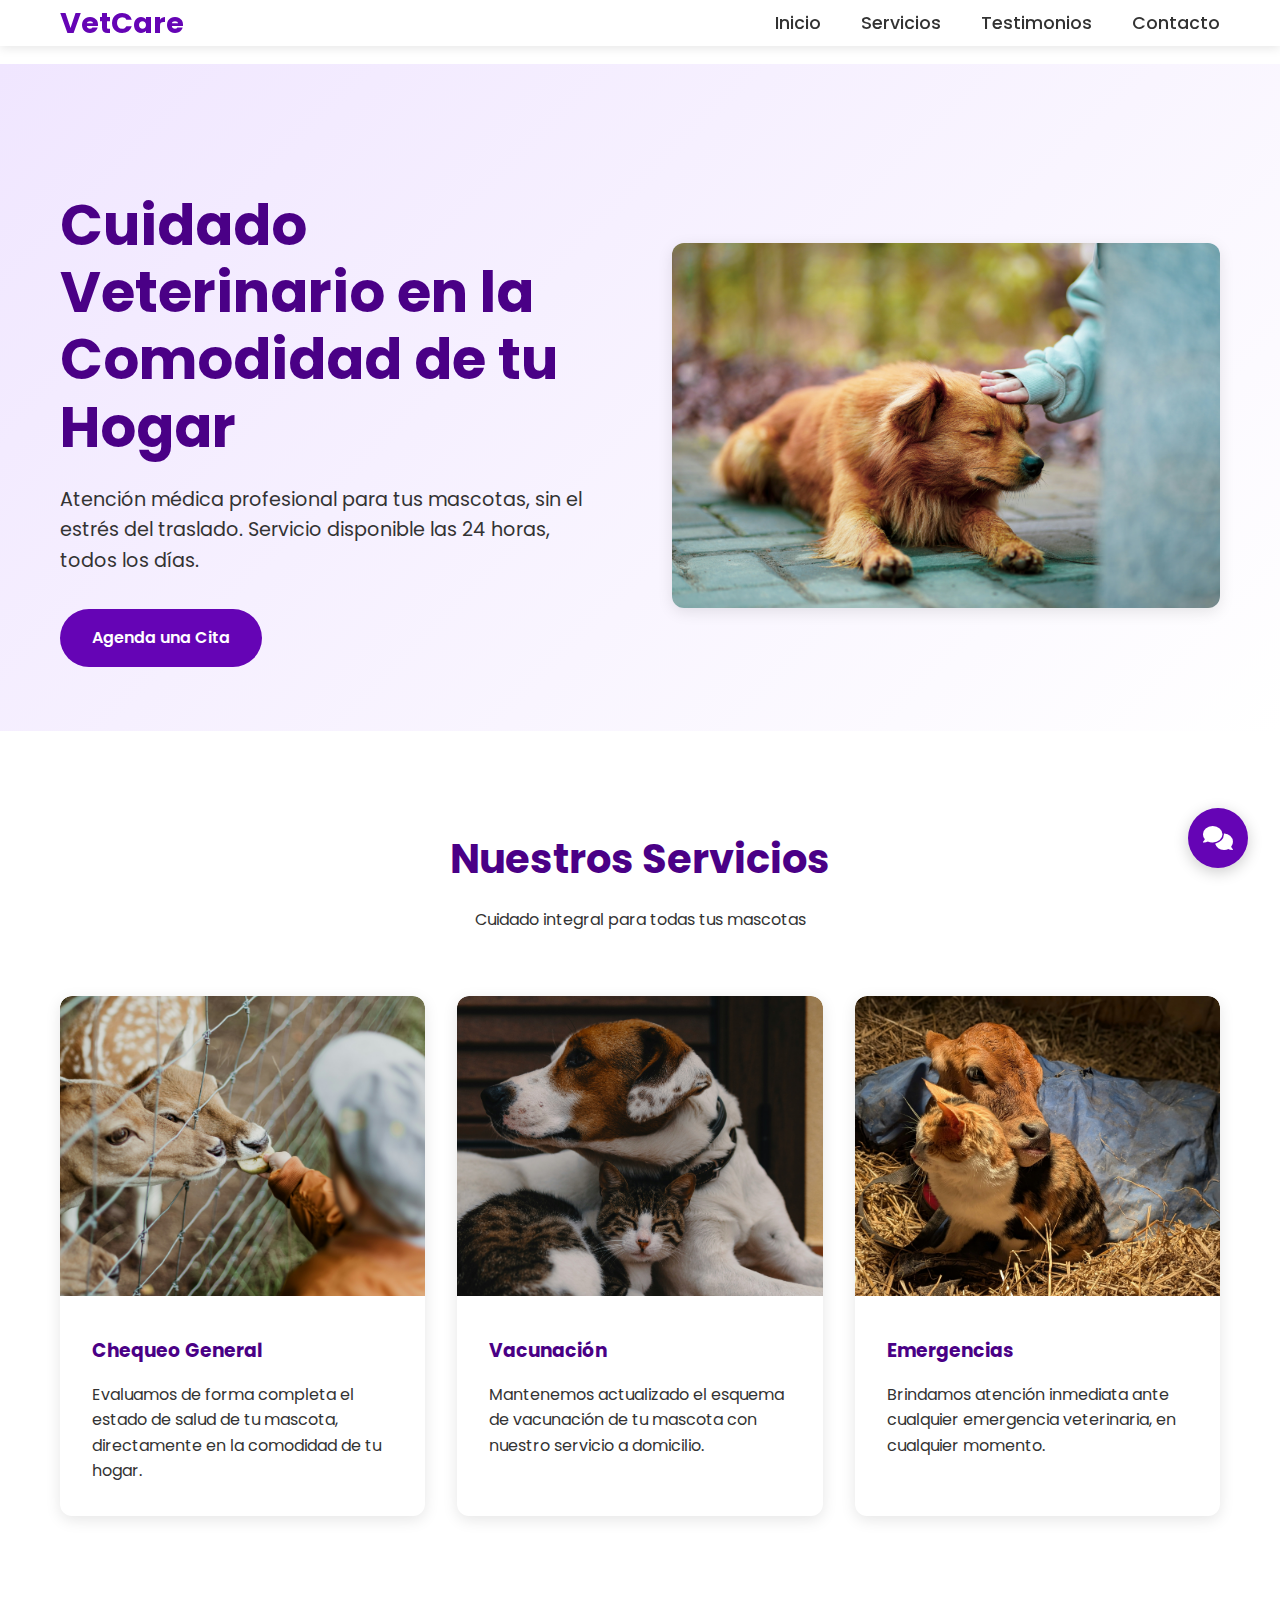
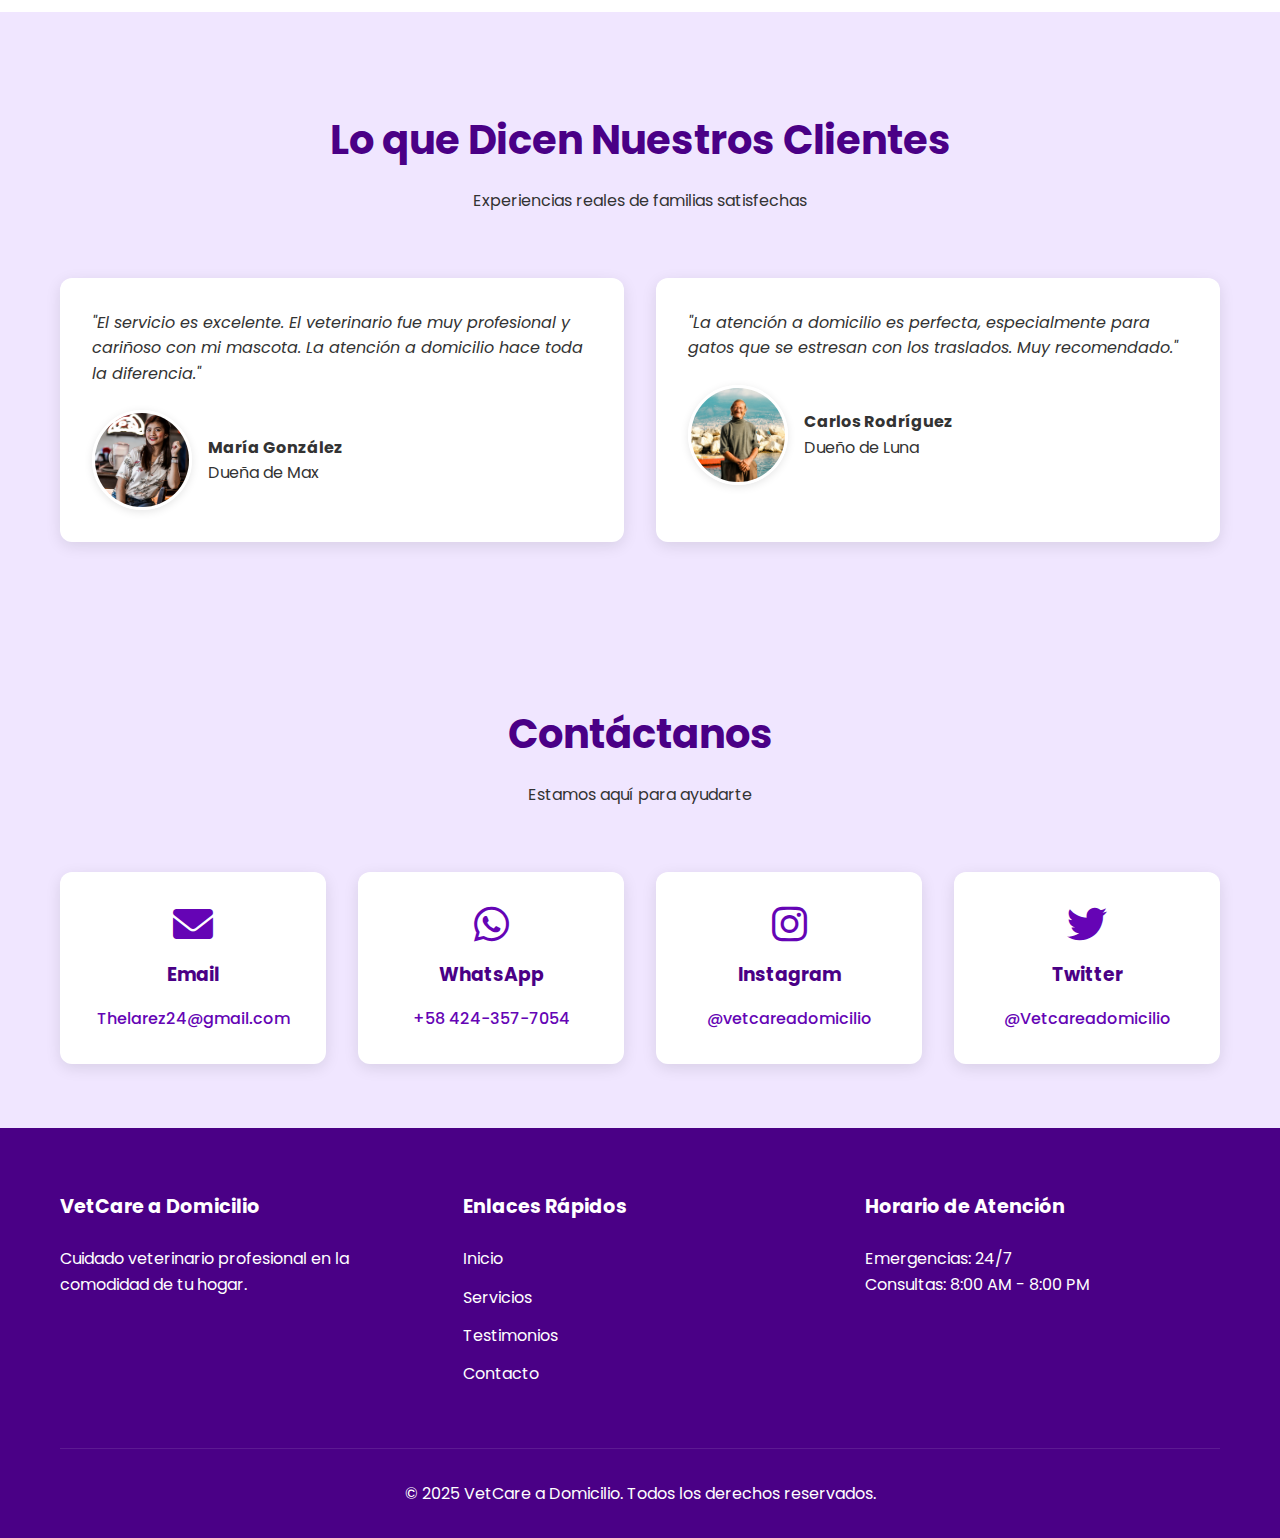
<file: VetCare/index.html>
<!DOCTYPE html>
<html lang="es">
<head>
    <meta charset="UTF-8">
    <meta name="viewport" content="width=device-width, initial-scale=1.0">
    <title>VetCare a Domicilio - Cuidado Veterinario Profesional</title>
    <link href="https://fonts.googleapis.com/css2?family=Poppins:wght@300;400;500;600;700&display=swap" rel="stylesheet">
    <link rel="stylesheet" href="https://cdnjs.cloudflare.com/ajax/libs/font-awesome/6.0.0/css/all.min.css">
    <link rel="stylesheet" href="css/styles.css">
</head>
<body>
    <header>
        <nav class="container">
            <a href="#" class="logo">VetCare</a>
            <ul class="nav-links">
                <li><a href="#inicio">Inicio</a></li>
                <li><a href="#servicios">Servicios</a></li>
                <li><a href="#testimonios">Testimonios</a></li>
                <li><a href="#contacto">Contacto</a></li>
            </ul>
        </nav>
    </header>

    <section class="hero" id="inicio">
        <div class="container">
            <div class="hero-content">
                <div class="hero-text">
                    <h1>Cuidado Veterinario en la Comodidad de tu Hogar</h1>
                    <p>Atención médica profesional para tus mascotas, sin el estrés del traslado. Servicio disponible las 24 horas, todos los días.</p>
                    <a href="#contacto" class="btn btn-primary">Agenda una Cita</a>
                </div>
                <div class="hero-image">
                    <img src="images/hero-image.jpg" alt="Veterinario acariciando un perro con cariño y profesionalismo" style="max-width: 100%; border-radius: 12px;">
                </div>
            </div>
        </div>
    </section>

    <section class="services" id="servicios">
        <div class="container">
            <div class="section-title">
                <h2>Nuestros Servicios</h2>
                <p>Cuidado integral para todas tus mascotas</p>
            </div>
            <div class="services-grid">
                <div class="service-card">
                    <img src="images/checkup.jpg" alt="Veterinario realizando chequeo general a una mascota" class="service-image">
                    <div class="service-content">
                        <h3>Chequeo General</h3>
                        <p>Evaluamos de forma completa el estado de salud de tu mascota, directamente en la comodidad de tu hogar.</p>
                    </div>
                </div>
                <div class="service-card">
                    <img src="images/vaccine.jpg" alt="Veterinario aplicando vacuna a una mascota" class="service-image">
                    <div class="service-content">
                        <h3>Vacunación</h3>
                        <p>Mantenemos actualizado el esquema de vacunación de tu mascota con nuestro servicio a domicilio.</p>
                    </div>
                </div>
                <div class="service-card">
                    <img src="images/emergency.jpg" alt="Veterinario atendiendo una emergencia" class="service-image">
                    <div class="service-content">
                        <h3>Emergencias</h3>
                        <p>Brindamos atención inmediata ante cualquier emergencia veterinaria, en cualquier momento.</p>
                    </div>
                </div>
            </div>
        </div>
    </section>

    <section class="testimonials" id="testimonios">
        <div class="container">
            <div class="section-title">
                <h2>Lo que Dicen Nuestros Clientes</h2>
                <p>Experiencias reales de familias satisfechas</p>
            </div>
            <div class="testimonial-grid">
                <div class="testimonial-card">
                    <div class="testimonial-content">
                        "El servicio es excelente. El veterinario fue muy profesional y cariñoso con mi mascota. La atención a domicilio hace toda la diferencia."
                    </div>
                    <div class="testimonial-author">
                        <img src="images/client1.jpg" alt="Cliente satisfecho con el servicio veterinario" class="author-image">
                        <div>
                            <h4>María González</h4>
                            <p>Dueña de Max</p>
                        </div>
                    </div>
                </div>
                <div class="testimonial-card">
                    <div class="testimonial-content">
                        "La atención a domicilio es perfecta, especialmente para gatos que se estresan con los traslados. Muy recomendado."
                    </div>
                    <div class="testimonial-author">
                        <img src="images/client2.jpg" alt="Cliente recomendando el servicio veterinario" class="author-image">
                        <div>
                            <h4>Carlos Rodríguez</h4>
                            <p>Dueño de Luna</p>
                        </div>
                    </div>
                </div>
            </div>
        </div>
    </section>

    <section class="contact-section" id="contacto">
        <div class="container">
            <div class="section-title">
                <h2>Contáctanos</h2>
                <p>Estamos aquí para ayudarte</p>
            </div>
            <div class="contact-grid">
                <div class="contact-card">
                    <i class="fas fa-envelope contact-icon"></i>
                    <h3>Email</h3>
                    <a href="mailto:Thelarez24@gmail.com">Thelarez24@gmail.com</a>
                </div>
                <div class="contact-card">
                    <i class="fab fa-whatsapp contact-icon"></i>
                    <h3>WhatsApp</h3>
                    <a href="https://wa.me/584243577054" target="_blank">+58 424-357-7054</a>
                </div>
                <div class="contact-card">
                    <i class="fab fa-instagram contact-icon"></i>
                    <h3>Instagram</h3>
                    <a href="https://instagram.com/vetcareadomicilio" target="_blank">@vetcareadomicilio</a>
                </div>
                <div class="contact-card">
                    <i class="fab fa-twitter contact-icon"></i>
                    <h3>Twitter</h3>
                    <a href="https://twitter.com/Vetcareadomicilio" target="_blank">@Vetcareadomicilio</a>
                </div>
            </div>
        </div>
    </section>

    <footer>
        <div class="container">
            <div class="footer-content">
                <div class="footer-section">
                    <h3>VetCare a Domicilio</h3>
                    <p>Cuidado veterinario profesional en la comodidad de tu hogar.</p>
                </div>
                <div class="footer-section">
                    <h3>Enlaces Rápidos</h3>
                    <ul class="footer-links">
                        <li><a href="#inicio">Inicio</a></li>
                        <li><a href="#servicios">Servicios</a></li>
                        <li><a href="#testimonios">Testimonios</a></li>
                        <li><a href="#contacto">Contacto</a></li>
                    </ul>
                </div>
                <div class="footer-section">
                    <h3>Horario de Atención</h3>
                    <p>Emergencias: 24/7</p>
                    <p>Consultas: 8:00 AM - 8:00 PM</p>
                </div>
            </div>
            <div style="text-align: center; padding-top: 2rem; border-top: 1px solid rgba(255,255,255,0.1);">
                <p>&copy; 2025 VetCare a Domicilio. Todos los derechos reservados.</p>
            </div>
        </div>
    </footer>

    <!-- Chatbot Widget -->
    <div class="chatbot-widget">
        <input type="checkbox" id="chatbot-toggle" class="chatbot-toggle">
        <label for="chatbot-toggle" class="chatbot-button">
            <i class="fas fa-comments"></i>
            <i class="fas fa-times"></i>
        </label>
        
        <div class="chatbot-container">
            <div class="chatbot-header">
                <h3>Chatbot Veterinario</h3>
                <p class="subtitle">¿En qué podemos ayudarte?</p>
            </div>
            
            <div class="chatbot-content">
                <div class="faq-list">
                    <div class="faq-item">
                        <input type="checkbox" id="faq1" class="faq-toggle">
                        <label class="faq-question" for="faq1">
                            ¿Cuáles son los horarios de atención?
                            <span class="arrow"></span>
                        </label>
                        <div class="faq-answer">
                            <p>Atendemos de lunes a domingo de 8:00 AM a 8:00 PM. Para emergencias, contáctanos por WhatsApp.</p>
                        </div>
                    </div>

                    <div class="faq-item">
                        <input type="checkbox" id="faq2" class="faq-toggle">
                        <label class="faq-question" for="faq2">
                            ¿Qué servicios ofrecen?
                            <span class="arrow"></span>
                        </label>
                        <div class="faq-answer">
                            <ul>
                                <li>Consultas generales</li>
                                <li>Vacunación</li>
                                <li>Emergencias 24/7</li>
                                <li>Cirugías</li>
                            </ul>
                        </div>
                    </div>

                    <div class="faq-item">
                        <input type="checkbox" id="faq3" class="faq-toggle">
                        <label class="faq-question" for="faq3">
                            ¿Cómo agendo una cita?
                            <span class="arrow"></span>
                        </label>
                        <div class="faq-answer">
                            <p>Puedes agendar tu cita a través de WhatsApp o llamando directamente a nuestro número.</p>
                        </div>
                    </div>
                </div>
            </div>
            
            <div class="chatbot-footer">
                <p>¿No encontraste lo que buscabas?</p>
                <a href="https://wa.me/584243577054" class="whatsapp-button" target="_blank">
                    <i class="fab fa-whatsapp"></i> Contáctanos
                </a>
            </div>
        </div>
    </div>
</body>
</html>
</file>
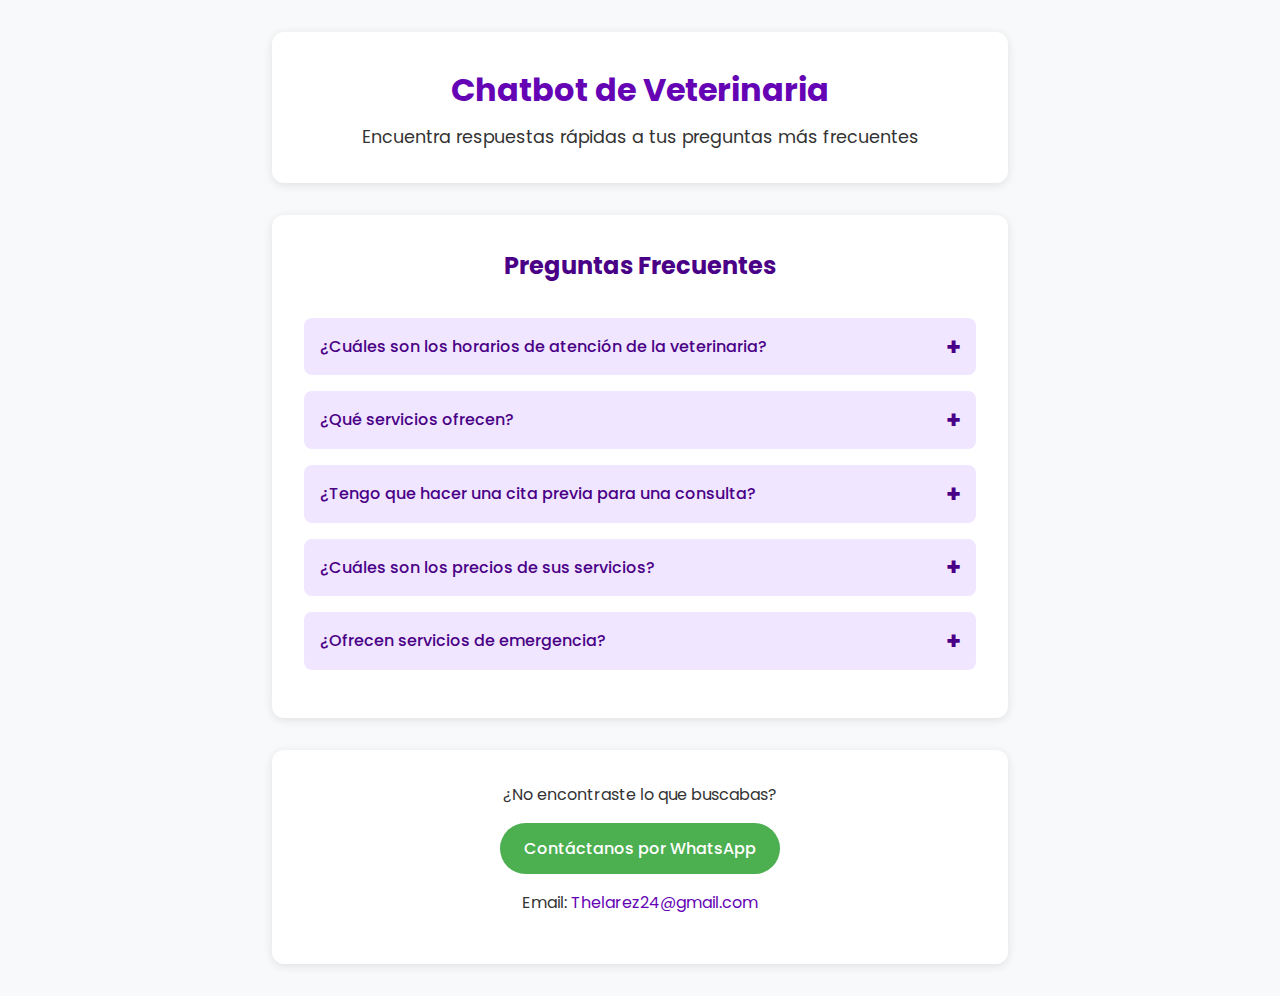
<file: chatbot.html>
<!DOCTYPE html>
<html lang="es">
<head>
    <meta charset="UTF-8">
    <meta name="viewport" content="width=device-width, initial-scale=1.0">
    <title>Chatbot de Veterinaria</title>
    <link rel="stylesheet" href="css/chatbot.css">
    <link href="https://fonts.googleapis.com/css2?family=Poppins:wght@300;400;500;600;700&display=swap" rel="stylesheet">
</head>
<body>
    <div class="chatbot-container">
        <header class="chatbot-header">
            <h1>Chatbot de Veterinaria</h1>
            <p class="subtitle">Encuentra respuestas rápidas a tus preguntas más frecuentes</p>
        </header>
        
        <main class="chatbot-main">
            <section class="faq-section">
                <h2>Preguntas Frecuentes</h2>
                
                <div class="faq-list">
                    <!-- Pregunta 1 -->
                    <div class="faq-item">
                        <input type="checkbox" id="faq1" class="faq-toggle">
                        <label class="faq-question" for="faq1">
                            ¿Cuáles son los horarios de atención de la veterinaria?
                            <span class="arrow"></span>
                        </label>
                        <div class="faq-answer">
                            <p>Nuestro horario de atención es de lunes a domingo de 8:00 AM a 8:00 PM. Para emergencias fuera de este horario, contáctanos a través de WhatsApp: <a href="https://wa.me/584243577054" class="whatsapp-link">+58 424-357-7054</a>.</p>
                        </div>
                    </div>

                    <!-- Pregunta 2 -->
                    <div class="faq-item">
                        <input type="checkbox" id="faq2" class="faq-toggle">
                        <label class="faq-question" for="faq2">
                            ¿Qué servicios ofrecen?
                            <span class="arrow"></span>
                        </label>
                        <div class="faq-answer">
                            <p>Ofrecemos una variedad de servicios veterinarios:</p>
                            <ul>
                                <li>Consultas generales</li>
                                <li>Vacunación</li>
                                <li>Cirugía</li>
                                <li>Cuidados preventivos</li>
                                <li>Tratamientos de emergencia</li>
                            </ul>
                            <p>Para más detalles sobre nuestros servicios, contáctanos por WhatsApp: <a href="https://wa.me/584243577054" class="whatsapp-link">+58 424-357-7054</a>.</p>
                        </div>
                    </div>

                    <!-- Pregunta 3 -->
                    <div class="faq-item">
                        <input type="checkbox" id="faq3" class="faq-toggle">
                        <label class="faq-question" for="faq3">
                            ¿Tengo que hacer una cita previa para una consulta?
                            <span class="arrow"></span>
                        </label>
                        <div class="faq-answer">
                            <p>Sí, es recomendable hacer una cita previa para asegurar una atención sin demoras. Agenda tu cita por WhatsApp: <a href="https://wa.me/584243577054" class="whatsapp-link">+58 424-357-7054</a>.</p>
                        </div>
                    </div>

                    <!-- Pregunta 4 -->
                    <div class="faq-item">
                        <input type="checkbox" id="faq4" class="faq-toggle">
                        <label class="faq-question" for="faq4">
                            ¿Cuáles son los precios de sus servicios?
                            <span class="arrow"></span>
                        </label>
                        <div class="faq-answer">
                            <p>Los precios varían según el servicio específico que necesites. Para obtener una cotización precisa, contáctanos por WhatsApp: <a href="https://wa.me/584243577054" class="whatsapp-link">+58 424-357-7054</a>.</p>
                        </div>
                    </div>

                    <!-- Pregunta 5 -->
                    <div class="faq-item">
                        <input type="checkbox" id="faq5" class="faq-toggle">
                        <label class="faq-question" for="faq5">
                            ¿Ofrecen servicios de emergencia?
                            <span class="arrow"></span>
                        </label>
                        <div class="faq-answer">
                            <p>Sí, ofrecemos servicios de emergencia las 24 horas. Para emergencias, contacta inmediatamente por WhatsApp: <a href="https://wa.me/584243577054" class="whatsapp-link">+58 424-357-7054</a>.</p>
                        </div>
                    </div>
                </div>
            </section>
        </main>

        <footer class="chatbot-footer">
            <div class="contact-info">
                <p>¿No encontraste lo que buscabas?</p>
                <a href="https://wa.me/584243577054" class="whatsapp-button">
                    <i class="fab fa-whatsapp"></i> Contáctanos por WhatsApp
                </a>
                <p class="email">Email: <a href="mailto:Thelarez24@gmail.com">Thelarez24@gmail.com</a></p>
            </div>
        </footer>
    </div>
</body>
</html>
</file>
<file: VetCare/css/styles.css>
:root {
  --primary-color: #6504b5;
  --secondary-color: #4CAF50;
  --accent-color: #FF9800;
  --text-color: #333;
  --light-bg: #f8f9fa;
  --light-purple: #f0e6ff;
  --dark-purple: #4a0086;
  --white: #ffffff;
}

* {
  margin: 0;
  padding: 0;
  box-sizing: border-box;
}

body {
  font-family: 'Poppins', sans-serif;
  line-height: 1.6;
  color: var(--text-color);
}

.container {
  max-width: 1200px;
  margin: 0 auto;
  padding: 0 20px;
}

/* Header Styles */
header {
  background-color: var(--white);
  box-shadow: 0 2px 10px rgba(0,0,0,0.1);
  position: fixed;
  width: 100%;
  top: 0;
  z-index: 1000;
}

nav {
  display: flex;
  justify-content: space-between;
  align-items: center;
  padding: 1rem 0;
}

.logo {
  font-size: 1.8rem;
  font-weight: 700;
  color: var(--primary-color);
  text-decoration: none;
}

.nav-links {
  list-style: none;
  display: flex;
  gap: 2.5rem;
}

.nav-links a {
  color: var(--text-color);
  text-decoration: none;
  font-weight: 500;
  transition: color 0.3s;
  font-size: 1.1rem;
}

.nav-links a:hover {
  color: var(--primary-color);
}

/* Hero Section */
.hero {
  background: linear-gradient(135deg, var(--light-purple) 0%, var(--white) 100%);
  padding: 8rem 0 4rem;
  margin-top: 4rem;
}

.hero-content {
  display: grid;
  grid-template-columns: 1fr 1fr;
  gap: 4rem;
  align-items: center;
}

.hero-image img {
  width: 100%;
  max-width: 800px;
  height: auto;
  object-fit: cover;
  border-radius: 12px;
  box-shadow: 0 4px 15px rgba(0,0,0,0.1);
}

.hero-text {
  text-align: left;
}

.hero h1 {
  font-size: 3.5rem;
  font-weight: 700;
  margin-bottom: 1.5rem;
  color: var(--dark-purple);
  line-height: 1.2;
}

.hero p {
  font-size: 1.2rem;
  margin-bottom: 2rem;
  color: var(--text-color);
}

/* Contact Section */
.contact-section {
  padding: 4rem 0;
  background-color: var(--light-purple);
}

.contact-grid {
  display: grid;
  grid-template-columns: repeat(auto-fit, minmax(250px, 1fr));
  gap: 2rem;
}

.contact-card {
  background: var(--white);
  padding: 2rem;
  border-radius: 12px;
  text-align: center;
  transition: transform 0.3s;
  box-shadow: 0 4px 15px rgba(0,0,0,0.1);
}

.contact-card:hover {
  transform: translateY(-5px);
}

.contact-icon {
  font-size: 2.5rem;
  color: var(--primary-color);
  margin-bottom: 1rem;
}

.contact-card h3 {
  margin-bottom: 1rem;
  color: var(--dark-purple);
}

.contact-card a {
  color: var(--primary-color);
  text-decoration: none;
  font-weight: 500;
}

/* Services Section */
.services {
  padding: 6rem 0;
  background-color: var(--white);
}

.section-title {
  text-align: center;
  margin-bottom: 4rem;
}

.section-title h2 {
  font-size: 2.5rem;
  color: var(--dark-purple);
  margin-bottom: 1rem;
}

.services-grid {
  display: grid;
  grid-template-columns: repeat(auto-fit, minmax(300px, 1fr));
  gap: 2rem;
}

.service-card {
  background: var(--white);
  border-radius: 12px;
  overflow: hidden;
  box-shadow: 0 4px 15px rgba(0,0,0,0.1);
  transition: transform 0.3s;
}

.service-card:hover {
  transform: translateY(-5px);
}

.service-image {
  width: 100%;
  height: 300px;
  object-fit: cover;
  border-radius: 12px 12px 0 0;
}

.service-content {
  padding: 2rem;
}

.service-content h3 {
  color: var(--dark-purple);
  margin-bottom: 1rem;
}

/* Testimonials Section */
.testimonials {
  padding: 6rem 0;
  background-color: var(--light-purple);
}

.testimonial-grid {
  display: grid;
  grid-template-columns: repeat(auto-fit, minmax(300px, 1fr));
  gap: 2rem;
}

.testimonial-card {
  background: var(--white);
  padding: 2rem;
  border-radius: 12px;
  box-shadow: 0 4px 15px rgba(0,0,0,0.1);
}

.testimonial-content {
  font-style: italic;
  margin-bottom: 1.5rem;
}

.testimonial-author {
  display: flex;
  align-items: center;
  gap: 1rem;
}

.author-image {
  width: 100px;
  height: 100px;
  border-radius: 50%;
  object-fit: cover;
  border: 3px solid var(--white);
  box-shadow: 0 2px 8px rgba(0,0,0,0.1);
}

/* Footer */
footer {
  background-color: var(--dark-purple);
  color: var(--white);
  padding: 4rem 0 2rem;
}

.footer-content {
  display: grid;
  grid-template-columns: repeat(auto-fit, minmax(250px, 1fr));
  gap: 3rem;
  margin-bottom: 3rem;
}

.footer-section h3 {
  margin-bottom: 1.5rem;
  font-size: 1.2rem;
}

.footer-links {
  list-style: none;
}

.footer-links li {
  margin-bottom: 0.8rem;
}

.footer-links a {
  color: var(--white);
  text-decoration: none;
  transition: color 0.3s;
}

.footer-links a:hover {
  color: var(--accent-color);
}

.social-links {
  display: flex;
  gap: 1.5rem;
}

.social-links a {
  color: var(--white);
  font-size: 1.5rem;
  transition: color 0.3s;
}

.social-links a:hover {
  color: var(--accent-color);
}

/* Chatbot Widget Styles */
.chatbot-widget {
    position: fixed;
    bottom: 2rem;
    right: 2rem;
    z-index: 1000;
}

.chatbot-toggle {
    display: none;
}

.chatbot-button {
    width: 60px;
    height: 60px;
    background-color: var(--primary-color);
    border-radius: 50%;
    display: flex;
    align-items: center;
    justify-content: center;
    cursor: pointer;
    box-shadow: 0 4px 15px rgba(0,0,0,0.2);
    transition: all 0.3s ease;
}

.chatbot-button:hover {
    transform: scale(1.1);
    background-color: var(--dark-purple);
}

.chatbot-button i {
    color: var(--white);
    font-size: 1.5rem;
}

.chatbot-button .fa-times {
    display: none;
}

.chatbot-toggle:checked + .chatbot-button .fa-comments {
    display: none;
}

.chatbot-toggle:checked + .chatbot-button .fa-times {
    display: block;
}

.chatbot-container {
    position: absolute;
    bottom: 80px;
    right: 0;
    width: 350px;
    background: var(--white);
    border-radius: 12px;
    box-shadow: 0 4px 20px rgba(0,0,0,0.15);
    opacity: 0;
    transform: translateY(20px);
    pointer-events: none;
    transition: all 0.3s ease;
}

.chatbot-toggle:checked ~ .chatbot-container {
    opacity: 1;
    transform: translateY(0);
    pointer-events: all;
}

.chatbot-header {
    padding: 1rem;
    background: var(--primary-color);
    color: var(--white);
    border-radius: 12px 12px 0 0;
    text-align: center;
}

.chatbot-header h3 {
    margin: 0;
    font-size: 1.2rem;
}

.chatbot-header .subtitle {
    font-size: 0.9rem;
    opacity: 0.9;
    margin: 0.5rem 0 0;
}

.chatbot-content {
    max-height: 400px;
    overflow-y: auto;
    padding: 1rem;
}

.chatbot-content .faq-list {
    margin: 0;
}

.chatbot-content .faq-item {
    margin-bottom: 0.5rem;
    border: 1px solid var(--light-purple);
    border-radius: 8px;
}

.chatbot-content .faq-question {
    padding: 0.8rem;
    font-size: 0.9rem;
}

.chatbot-content .faq-answer {
    padding: 0.8rem;
    font-size: 0.9rem;
    background: var(--light-bg);
}

.chatbot-footer {
    padding: 1rem;
    border-top: 1px solid var(--light-purple);
    text-align: center;
}

.chatbot-footer p {
    margin: 0 0 0.5rem;
    font-size: 0.9rem;
}

.chatbot-footer .whatsapp-button {
    display: inline-flex;
    align-items: center;
    gap: 0.5rem;
    padding: 0.5rem 1rem;
    background: var(--secondary-color);
    color: var(--white);
    text-decoration: none;
    border-radius: 20px;
    font-size: 0.9rem;
    transition: all 0.3s ease;
}

.chatbot-footer .whatsapp-button:hover {
    background: var(--primary-color);
    transform: translateY(-2px);
}

/* Responsive Design */
@media (max-width: 768px) {
  .hero {
    padding: 6rem 0 3rem;
  }

  .hero-content {
    grid-template-columns: 1fr;
    text-align: center;
    gap: 2rem;
  }

  .hero h1 {
    font-size: 2.5rem;
  }

  .nav-links {
    display: none;
  }

  .section-title h2 {
    font-size: 2rem;
  }

  .hero-image img {
    max-width: 100%;
  }
  
  .service-image {
    height: 200px;
  }
  
  .author-image {
    width: 80px;
    height: 80px;
  }
  
  .chatbot-widget {
    bottom: 1rem;
    right: 1rem;
  }

  .chatbot-container {
    width: calc(100vw - 2rem);
    max-width: 350px;
  }
}

/* Button Styles */
.btn {
  display: inline-block;
  padding: 1rem 2rem;
  border-radius: 50px;
  text-decoration: none;
  font-weight: 600;
  transition: all 0.3s;
}

.btn-primary {
  background-color: var(--primary-color);
  color: var(--white);
}

.btn-primary:hover {
  background-color: var(--dark-purple);
  transform: translateY(-2px);
}
</file>
<file: css/chatbot.css>
:root {
    --primary-color: #6504b5;
    --secondary-color: #4CAF50;
    --accent-color: #FF9800;
    --text-color: #333;
    --light-bg: #f8f9fa;
    --light-purple: #f0e6ff;
    --dark-purple: #4a0086;
    --white: #ffffff;
}

* {
    margin: 0;
    padding: 0;
    box-sizing: border-box;
}

body {
    font-family: 'Poppins', sans-serif;
    line-height: 1.6;
    color: var(--text-color);
    background-color: var(--light-bg);
}

.chatbot-container {
    max-width: 800px;
    margin: 0 auto;
    padding: 2rem;
}

/* Header Styles */
.chatbot-header {
    text-align: center;
    margin-bottom: 2rem;
    padding: 2rem;
    background-color: var(--white);
    border-radius: 12px;
    box-shadow: 0 2px 10px rgba(0,0,0,0.1);
}

.chatbot-header h1 {
    color: var(--primary-color);
    margin-bottom: 0.5rem;
}

.subtitle {
    color: var(--text-color);
    font-size: 1.1rem;
}

/* FAQ Section Styles */
.faq-section {
    background-color: var(--white);
    padding: 2rem;
    border-radius: 12px;
    box-shadow: 0 2px 10px rgba(0,0,0,0.1);
}

.faq-section h2 {
    color: var(--dark-purple);
    margin-bottom: 2rem;
    text-align: center;
}

/* FAQ Items */
.faq-item {
    margin-bottom: 1rem;
    border-radius: 8px;
    overflow: hidden;
}

.faq-toggle {
    display: none;
}

.faq-question {
    display: block;
    padding: 1rem;
    background-color: var(--light-purple);
    color: var(--dark-purple);
    cursor: pointer;
    position: relative;
    font-weight: 500;
    transition: all 0.3s ease;
}

.faq-question:hover {
    background-color: var(--primary-color);
    color: var(--white);
}

.arrow {
    position: absolute;
    right: 1rem;
    top: 50%;
    transform: translateY(-50%);
}

.arrow::before {
    content: '+';
    font-size: 1.5rem;
    font-weight: bold;
}

.faq-toggle:checked + .faq-question .arrow::before {
    content: '-';
}

.faq-answer {
    max-height: 0;
    overflow: hidden;
    transition: max-height 0.3s ease-out;
    background-color: var(--white);
    padding: 0 1rem;
}

.faq-toggle:checked + .faq-question + .faq-answer {
    max-height: 500px;
    padding: 1rem;
}

.faq-answer p {
    margin-bottom: 1rem;
}

.faq-answer ul {
    margin-left: 1.5rem;
    margin-bottom: 1rem;
}

/* Links Styles */
.whatsapp-link {
    color: var(--secondary-color);
    text-decoration: none;
    font-weight: 500;
    transition: color 0.3s;
}

.whatsapp-link:hover {
    color: var(--primary-color);
}

/* Footer Styles */
.chatbot-footer {
    margin-top: 2rem;
    text-align: center;
    padding: 2rem;
    background-color: var(--white);
    border-radius: 12px;
    box-shadow: 0 2px 10px rgba(0,0,0,0.1);
}

.contact-info p {
    margin-bottom: 1rem;
}

.whatsapp-button {
    display: inline-block;
    padding: 0.8rem 1.5rem;
    background-color: var(--secondary-color);
    color: var(--white);
    text-decoration: none;
    border-radius: 50px;
    font-weight: 500;
    transition: all 0.3s;
    margin-bottom: 1rem;
}

.whatsapp-button:hover {
    background-color: var(--primary-color);
    transform: translateY(-2px);
}

.email a {
    color: var(--primary-color);
    text-decoration: none;
    transition: color 0.3s;
}

.email a:hover {
    color: var(--secondary-color);
}

/* Responsive Design */
@media (max-width: 768px) {
    .chatbot-container {
        padding: 1rem;
    }

    .chatbot-header,
    .faq-section,
    .chatbot-footer {
        padding: 1.5rem;
    }

    .faq-question {
        font-size: 0.9rem;
    }
}
</file>
